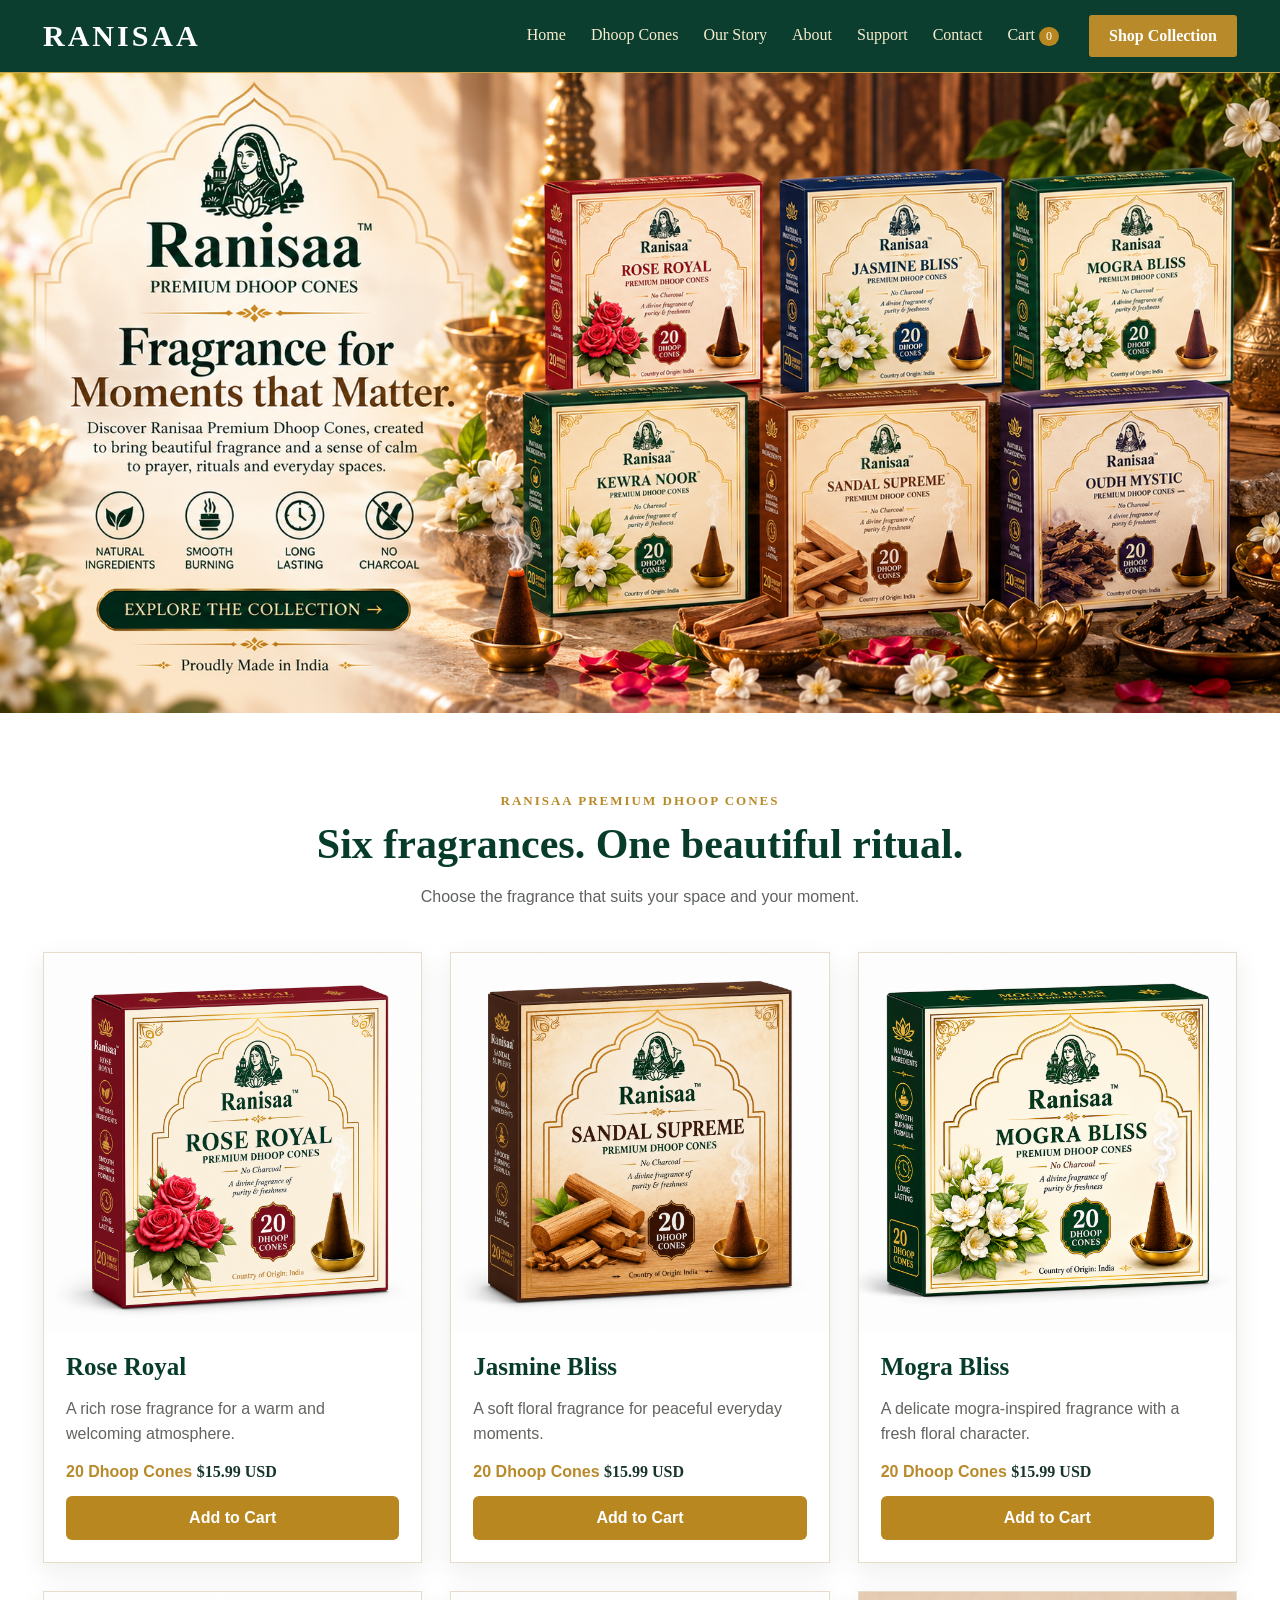
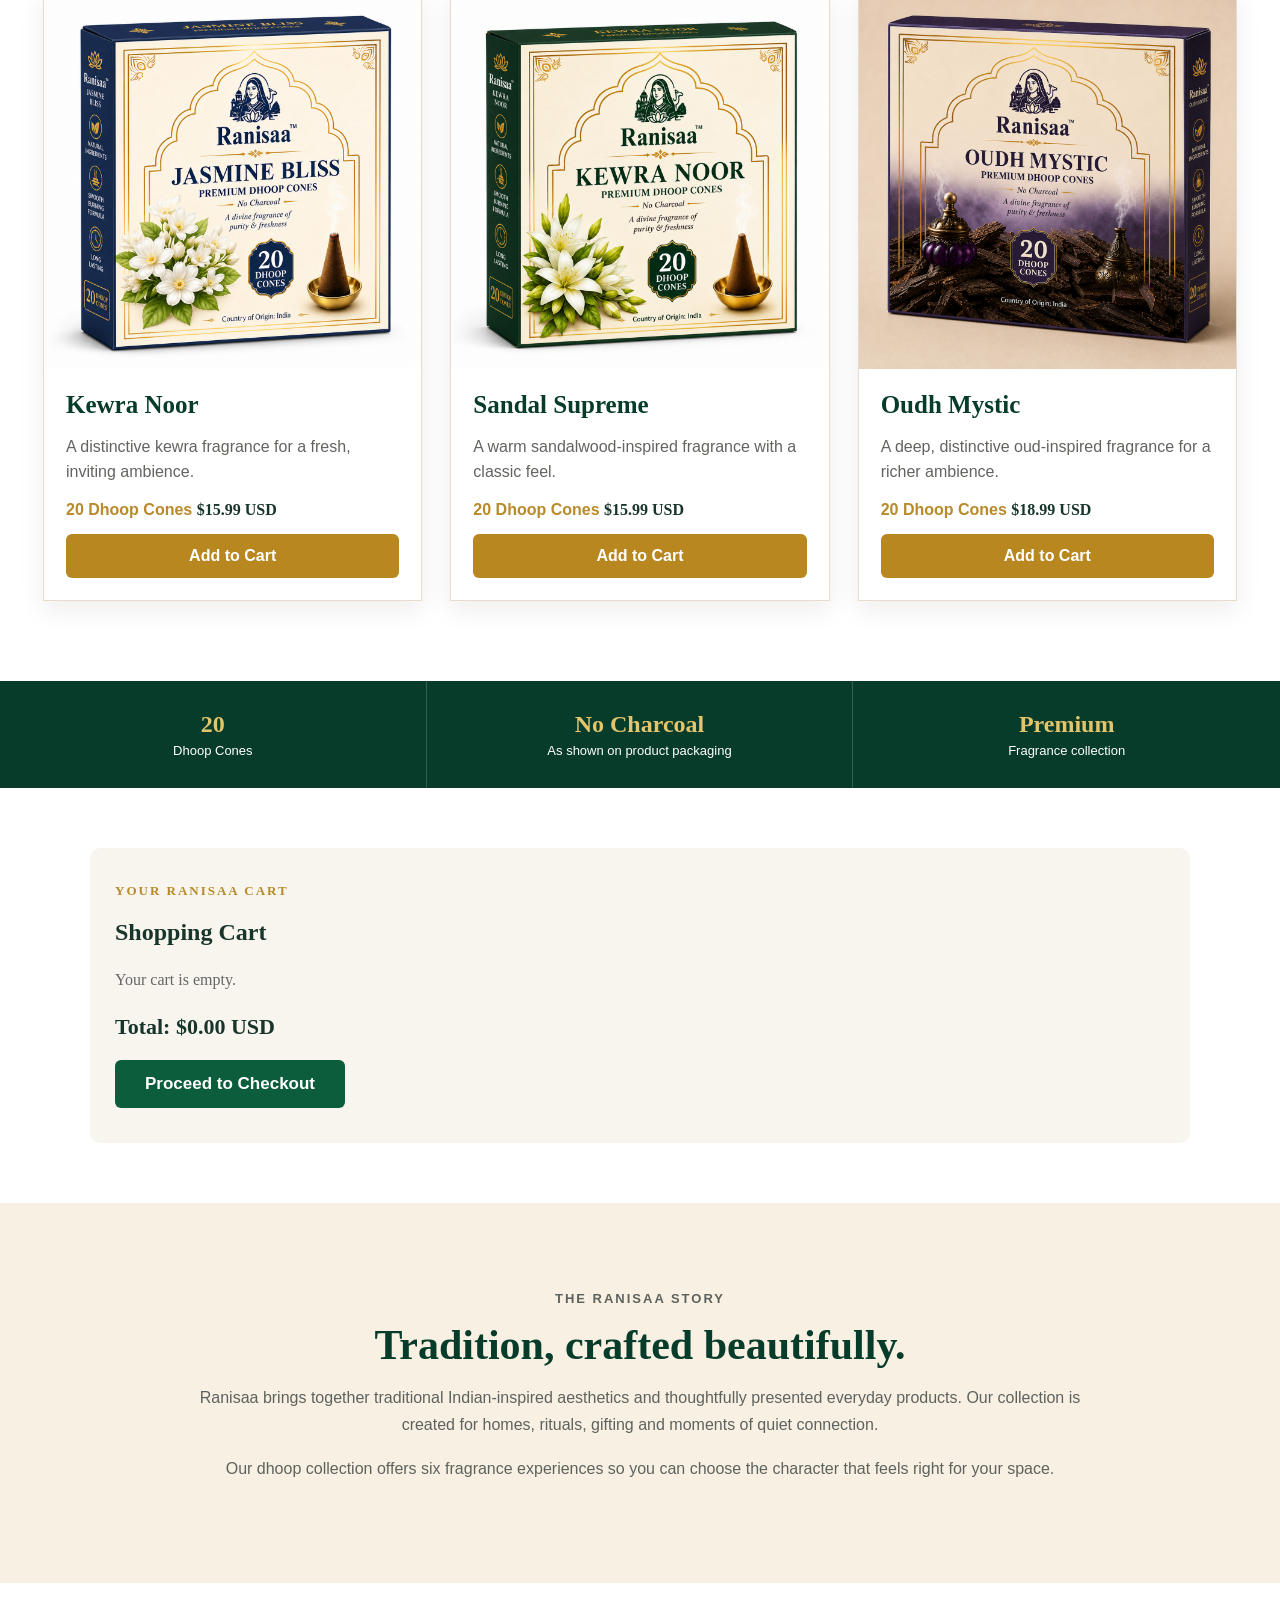
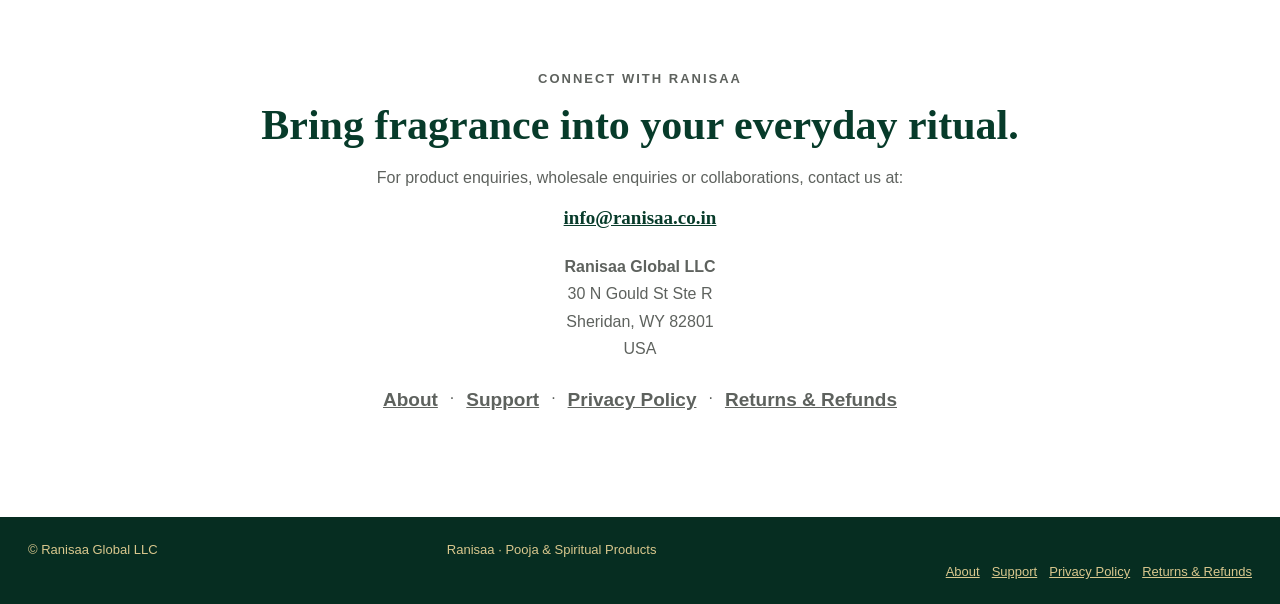
<file: index.html>
<!DOCTYPE html>
<html lang="en">
<head>
  <meta charset="UTF-8">
  <meta name="viewport" content="width=device-width, initial-scale=1.0">

  <meta name="description" content="Shop Ranisaa Premium Dhoop Cones in six beautiful fragrances.">

  <title>Ranisaa | Premium Dhoop Cones</title>

  <link rel="stylesheet" href="style.css">

  <style>
    /* SHOP BUTTONS */

    .buy-button {
      display: inline-block;
      width: 100%;
      margin-top: 15px;
      padding: 13px 18px;
      border: none;
      border-radius: 6px;
      background: #b88720;
      color: white;
      font-size: 16px;
      font-weight: 700;
      cursor: pointer;
      transition: 0.2s;
    }

    .buy-button:hover {
      background: #8f6814;
    }

    /* CART */

    .cart-section {
      max-width: 1100px;
      margin: 60px auto;
      padding: 35px 25px;
      background: #f8f5ee;
      border-radius: 10px;
    }

    .cart-section h2 {
      margin-bottom: 25px;
    }

    #cart-items {
      margin-bottom: 25px;
    }

    .cart-item {
      display: flex;
      justify-content: space-between;
      align-items: center;
      gap: 15px;
      padding: 15px 0;
      border-bottom: 1px solid #ddd;
    }

    .cart-item-name {
      font-weight: 700;
    }

    .cart-controls {
      display: flex;
      align-items: center;
      gap: 8px;
    }

    .cart-controls button {
      border: 1px solid #c8b99a;
      background: white;
      padding: 5px 10px;
      cursor: pointer;
      border-radius: 4px;
    }

    .remove-button {
      color: #9b1c1c;
    }

    .cart-total {
      font-size: 22px;
      font-weight: 700;
      margin-top: 20px;
    }

    .checkout-button {
      display: inline-block;
      margin-top: 20px;
      padding: 14px 30px;
      border: none;
      border-radius: 6px;
      background: #0b5d3b;
      color: white;
      font-size: 17px;
      font-weight: 700;
      cursor: pointer;
    }

    .checkout-button:hover {
      background: #08452d;
    }

    .cart-empty {
      color: #666;
    }

    .cart-count {
      display: inline-block;
      min-width: 20px;
      padding: 2px 6px;
      border-radius: 20px;
      background: #b88720;
      color: white;
      font-size: 12px;
      text-align: center;
      vertical-align: middle;
    }


    .business-address {
      margin-top: 24px;
      line-height: 1.7;
    }

    .contact-links,
    .footer-links {
      margin-top: 22px;
      display: flex;
      gap: 12px;
      justify-content: center;
      flex-wrap: wrap;
    }

    .contact-links a,
    .footer-links a {
      color: inherit;
      text-decoration: underline;
    }
  </style>
</head>

<body>

<header class="site-header">

  <div class="nav-wrap">

    <a class="brand" href="#home">RANISAA</a>

    <nav>
      <a href="#home">Home</a>
      <a href="#dhoop">Dhoop Cones</a>
      <a href="#story">Our Story</a>
      <a href="about.html">About</a>
      <a href="support.html">Support</a>
      <a href="#contact">Contact</a>
      <a href="#cart">
        Cart <span id="cart-count" class="cart-count">0</span>
      </a>
    </nav>

    <a class="nav-cta" href="#dhoop">
      Shop Collection
    </a>

  </div>

</header>


<main>

<!-- HERO -->

<section id="home" class="hero-banner-section">

  <a
    class="hero-banner-link"
    href="#dhoop"
    aria-label="Shop Ranisaa Premium Dhoop Cones">

    <img
      class="hero-banner"
      src="images/ranisaa-hero-banner.png"
      alt="Ranisaa Premium Dhoop Cones collection">

  </a>

</section>


<!-- PRODUCTS -->

<section id="dhoop" class="products-section">

  <div class="section-heading">

    <p class="eyebrow">
      RANISAA PREMIUM DHOOP CONES
    </p>

    <h2>
      Six fragrances. One beautiful ritual.
    </h2>

    <p>
      Choose the fragrance that suits your space and your moment.
    </p>

  </div>


  <div class="product-grid">


    <!-- ROSE ROYAL -->

    <article class="product-card">

      <img
        src="images/rose-royal.jpg"
        alt="Ranisaa Rose Royal Premium Dhoop Cones">

      <div class="product-info">

        <h3>Rose Royal</h3>

        <p>
          A rich rose fragrance for a warm and welcoming atmosphere.
        </p>

        <span class="pack">
          20 Dhoop Cones
        </span>

        <strong class="price">
          $15.99 USD
        </strong>

        <button
          class="buy-button"
          onclick="addToCart('Rose Royal', 15.99)">
          Add to Cart
        </button>

      </div>

    </article>


    <!-- JASMINE BLISS -->

    <article class="product-card">

      <img
        src="images/jasmine-bliss.jpg"
        alt="Ranisaa Jasmine Bliss Premium Dhoop Cones">

      <div class="product-info">

        <h3>Jasmine Bliss</h3>

        <p>
          A soft floral fragrance for peaceful everyday moments.
        </p>

        <span class="pack">
          20 Dhoop Cones
        </span>

        <strong class="price">
          $15.99 USD
        </strong>

        <button
          class="buy-button"
          onclick="addToCart('Jasmine Bliss', 15.99)">
          Add to Cart
        </button>

      </div>

    </article>


    <!-- MOGRA BLISS -->

    <article class="product-card">

      <img
        src="images/mogra-bliss.jpg"
        alt="Ranisaa Mogra Bliss Premium Dhoop Cones">

      <div class="product-info">

        <h3>Mogra Bliss</h3>

        <p>
          A delicate mogra-inspired fragrance with a fresh floral character.
        </p>

        <span class="pack">
          20 Dhoop Cones
        </span>

        <strong class="price">
          $15.99 USD
        </strong>

        <button
          class="buy-button"
          onclick="addToCart('Mogra Bliss', 15.99)">
          Add to Cart
        </button>

      </div>

    </article>


    <!-- KEWRA NOOR -->

    <article class="product-card">

      <img
        src="images/kewra-noor.jpg"
        alt="Ranisaa Kewra Noor Premium Dhoop Cones">

      <div class="product-info">

        <h3>Kewra Noor</h3>

        <p>
          A distinctive kewra fragrance for a fresh, inviting ambience.
        </p>

        <span class="pack">
          20 Dhoop Cones
        </span>

        <strong class="price">
          $15.99 USD
        </strong>

        <button
          class="buy-button"
          onclick="addToCart('Kewra Noor', 15.99)">
          Add to Cart
        </button>

      </div>

    </article>


    <!-- SANDAL SUPREME -->

    <article class="product-card">

      <img
        src="images/sandal-supreme.jpg"
        alt="Ranisaa Sandal Supreme Premium Dhoop Cones">

      <div class="product-info">

        <h3>Sandal Supreme</h3>

        <p>
          A warm sandalwood-inspired fragrance with a classic feel.
        </p>

        <span class="pack">
          20 Dhoop Cones
        </span>

        <strong class="price">
          $15.99 USD
        </strong>

        <button
          class="buy-button"
          onclick="addToCart('Sandal Supreme', 15.99)">
          Add to Cart
        </button>

      </div>

    </article>


    <!-- OUDH MYSTIC -->

    <article class="product-card">

      <img
        src="images/oudh-mystic.jpg"
        alt="Ranisaa Oudh Mystic Premium Dhoop Cones">

      <div class="product-info">

        <h3>Oudh Mystic</h3>

        <p>
          A deep, distinctive oud-inspired fragrance for a richer ambience.
        </p>

        <span class="pack">
          20 Dhoop Cones
        </span>

        <strong class="price">
          $18.99 USD
        </strong>

        <button
          class="buy-button"
          onclick="addToCart('Oudh Mystic', 18.99)">
          Add to Cart
        </button>

      </div>

    </article>


  </div>

</section>


<!-- FEATURES -->

<section class="feature-strip">

  <div>
    <strong>20</strong>
    <span>Dhoop Cones</span>
  </div>

  <div>
    <strong>No Charcoal</strong>
    <span>As shown on product packaging</span>
  </div>

  <div>
    <strong>Premium</strong>
    <span>Fragrance collection</span>
  </div>

</section>


<!-- CART -->

<section id="cart" class="cart-section">

  <p class="eyebrow">
    YOUR RANISAA CART
  </p>

  <h2>
    Shopping Cart
  </h2>

  <div id="cart-items">
    <p class="cart-empty">
      Your cart is empty.
    </p>
  </div>

  <div class="cart-total">
    Total: $<span id="cart-total">0.00</span> USD
  </div>

  <button
    class="checkout-button"
    onclick="checkout()">
    Proceed to Checkout
  </button>

</section>


<!-- STORY -->

<section id="story" class="story">

  <div>

    <p class="eyebrow">
      THE RANISAA STORY
    </p>

    <h2>
      Tradition, crafted beautifully.
    </h2>

    <p>
      Ranisaa brings together traditional Indian-inspired aesthetics
      and thoughtfully presented everyday products. Our collection is
      created for homes, rituals, gifting and moments of quiet connection.
    </p>

    <p>
      Our dhoop collection offers six fragrance experiences so you can
      choose the character that feels right for your space.
    </p>

  </div>

</section>


<!-- CONTACT -->

<section id="contact" class="contact">

  <p class="eyebrow">
    CONNECT WITH RANISAA
  </p>

  <h2>
    Bring fragrance into your everyday ritual.
  </h2>

  <p>
    For product enquiries, wholesale enquiries or collaborations,
    contact us at:
  </p>

  <a href="mailto:info@ranisaa.co.in">
    info@ranisaa.co.in
  </a>

  <p class="business-address">
    <strong>Ranisaa Global LLC</strong><br>
    30 N Gould St Ste R<br>
    Sheridan, WY 82801<br>
    USA
  </p>

  <p class="contact-links">
    <a href="about.html">About</a>
    <span>·</span>
    <a href="support.html">Support</a>
    <span>·</span>
    <a href="privacy.html">Privacy Policy</a>
    <span>·</span>
    <a href="returns-refunds.html">Returns & Refunds</a>
  </p>

</section>


</main>


<!-- FOOTER -->

<footer>

  <div>
    © Ranisaa Global LLC 
  </div>

  <div>
    Ranisaa · Pooja & Spiritual Products
  </div>

  <div class="footer-links">
    <a href="about.html">About</a>
    <a href="support.html">Support</a>
    <a href="privacy.html">Privacy Policy</a>
    <a href="returns-refunds.html">Returns & Refunds</a>
  </div>

</footer>


<script>

let cart = [];


function addToCart(name, price) {

  const existing = cart.find(item => item.name === name);

  if (existing) {

    existing.quantity += 1;

  } else {

    cart.push({
      name: name,
      price: price,
      quantity: 1
    });

  }

  updateCart();

  document.getElementById("cart").scrollIntoView({
    behavior: "smooth"
  });

}


function changeQuantity(index, amount) {

  cart[index].quantity += amount;

  if (cart[index].quantity <= 0) {

    cart.splice(index, 1);

  }

  updateCart();

}


function removeItem(index) {

  cart.splice(index, 1);

  updateCart();

}


function updateCart() {

  const cartItems = document.getElementById("cart-items");

  const cartCount = document.getElementById("cart-count");

  const cartTotal = document.getElementById("cart-total");


  if (cart.length === 0) {

    cartItems.innerHTML =
      '<p class="cart-empty">Your cart is empty.</p>';

    cartCount.textContent = "0";

    cartTotal.textContent = "0.00";

    return;

  }


  let total = 0;

  let quantityTotal = 0;

  let html = "";


  cart.forEach(function(item, index) {

    const itemTotal = item.price * item.quantity;

    total += itemTotal;

    quantityTotal += item.quantity;


    html += `

      <div class="cart-item">

        <div>

          <div class="cart-item-name">
            ${item.name}
          </div>

          <div>
            $${item.price.toFixed(2)} USD
          </div>

        </div>


        <div class="cart-controls">

          <button onclick="changeQuantity(${index}, -1)">
            −
          </button>

          <strong>
            ${item.quantity}
          </strong>

          <button onclick="changeQuantity(${index}, 1)">
            +
          </button>

          <button
            class="remove-button"
            onclick="removeItem(${index})">
            Remove
          </button>

        </div>

      </div>

    `;

  });


  cartItems.innerHTML = html;

  cartCount.textContent = quantityTotal;

  cartTotal.textContent = total.toFixed(2);

}


function checkout() {

  if (cart.length === 0) {

    alert("Please add a product to your cart first.");

    return;

  }


  alert(
    "Your cart is ready. We will connect the secure USD payment checkout next."
  );

}


updateCart();

</script>


</body>
</html>
</file>
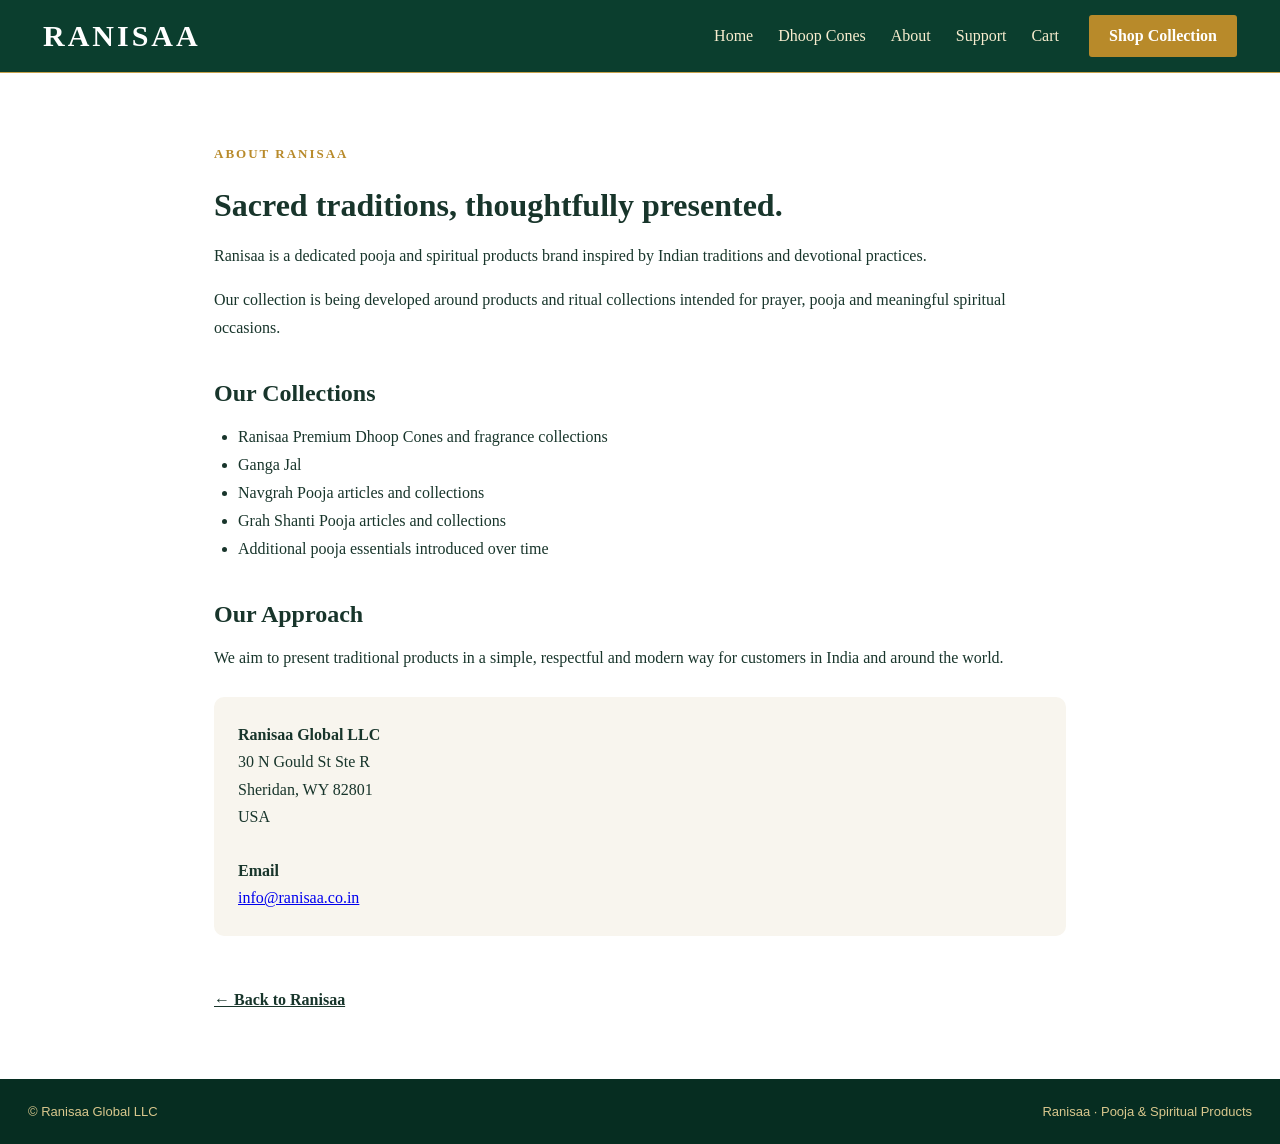
<file: about.html>
<!DOCTYPE html>
<html lang="en">
<head>
  <meta charset="UTF-8">
  <meta name="viewport" content="width=device-width, initial-scale=1.0">
  <meta name="description" content="Learn about Ranisaa and our focus on pooja and spiritual products.">
  <title>About | Ranisaa</title>
  <link rel="stylesheet" href="style.css">
  <style>
    .page-wrap { max-width: 900px; margin: 70px auto; padding: 0 24px; }
    .page-wrap h1 { margin-bottom: 18px; }
    .page-wrap h2 { margin-top: 38px; margin-bottom: 12px; }
    .page-wrap p, .page-wrap li { line-height: 1.75; }
    .page-wrap ul { padding-left: 24px; }
    .page-back { display:inline-block; margin-top:30px; color:inherit; font-weight:700; }
    .business-card { background:#f8f5ee; padding:24px; border-radius:10px; margin:25px 0; line-height:1.7; }
  </style>
</head>
<body>
<header class="site-header">
  <div class="nav-wrap">
    <a class="brand" href="index.html">RANISAA</a>
    <nav>
      <a href="index.html">Home</a>
      <a href="index.html#dhoop">Dhoop Cones</a>
      <a href="about.html">About</a>
      <a href="support.html">Support</a>
      <a href="index.html#cart">Cart</a>
    </nav>
    <a class="nav-cta" href="index.html#dhoop">Shop Collection</a>
  </div>
</header>
<main class="page-wrap">
<p class="eyebrow">ABOUT RANISAA</p>
<h1>Sacred traditions, thoughtfully presented.</h1>
<p>Ranisaa is a dedicated pooja and spiritual products brand inspired by Indian traditions and devotional practices.</p>
<p>Our collection is being developed around products and ritual collections intended for prayer, pooja and meaningful spiritual occasions.</p>
<h2>Our Collections</h2>
<ul>
  <li>Ranisaa Premium Dhoop Cones and fragrance collections</li>
  <li>Ganga Jal</li>
  <li>Navgrah Pooja articles and collections</li>
  <li>Grah Shanti Pooja articles and collections</li>
  <li>Additional pooja essentials introduced over time</li>
</ul>
<h2>Our Approach</h2>
<p>We aim to present traditional products in a simple, respectful and modern way for customers in India and around the world.</p>
<div class="business-card"><strong>Ranisaa Global LLC</strong><br>30 N Gould St Ste R<br>Sheridan, WY 82801<br>USA<br><br><strong>Email</strong><br><a href="mailto:info@ranisaa.co.in">info@ranisaa.co.in</a></div>
  <a class="page-back" href="index.html">← Back to Ranisaa</a>
</main>
<footer>
  <div>© Ranisaa Global LLC</div>
  <div>Ranisaa · Pooja & Spiritual Products</div>
</footer>
</body>
</html>
</file>
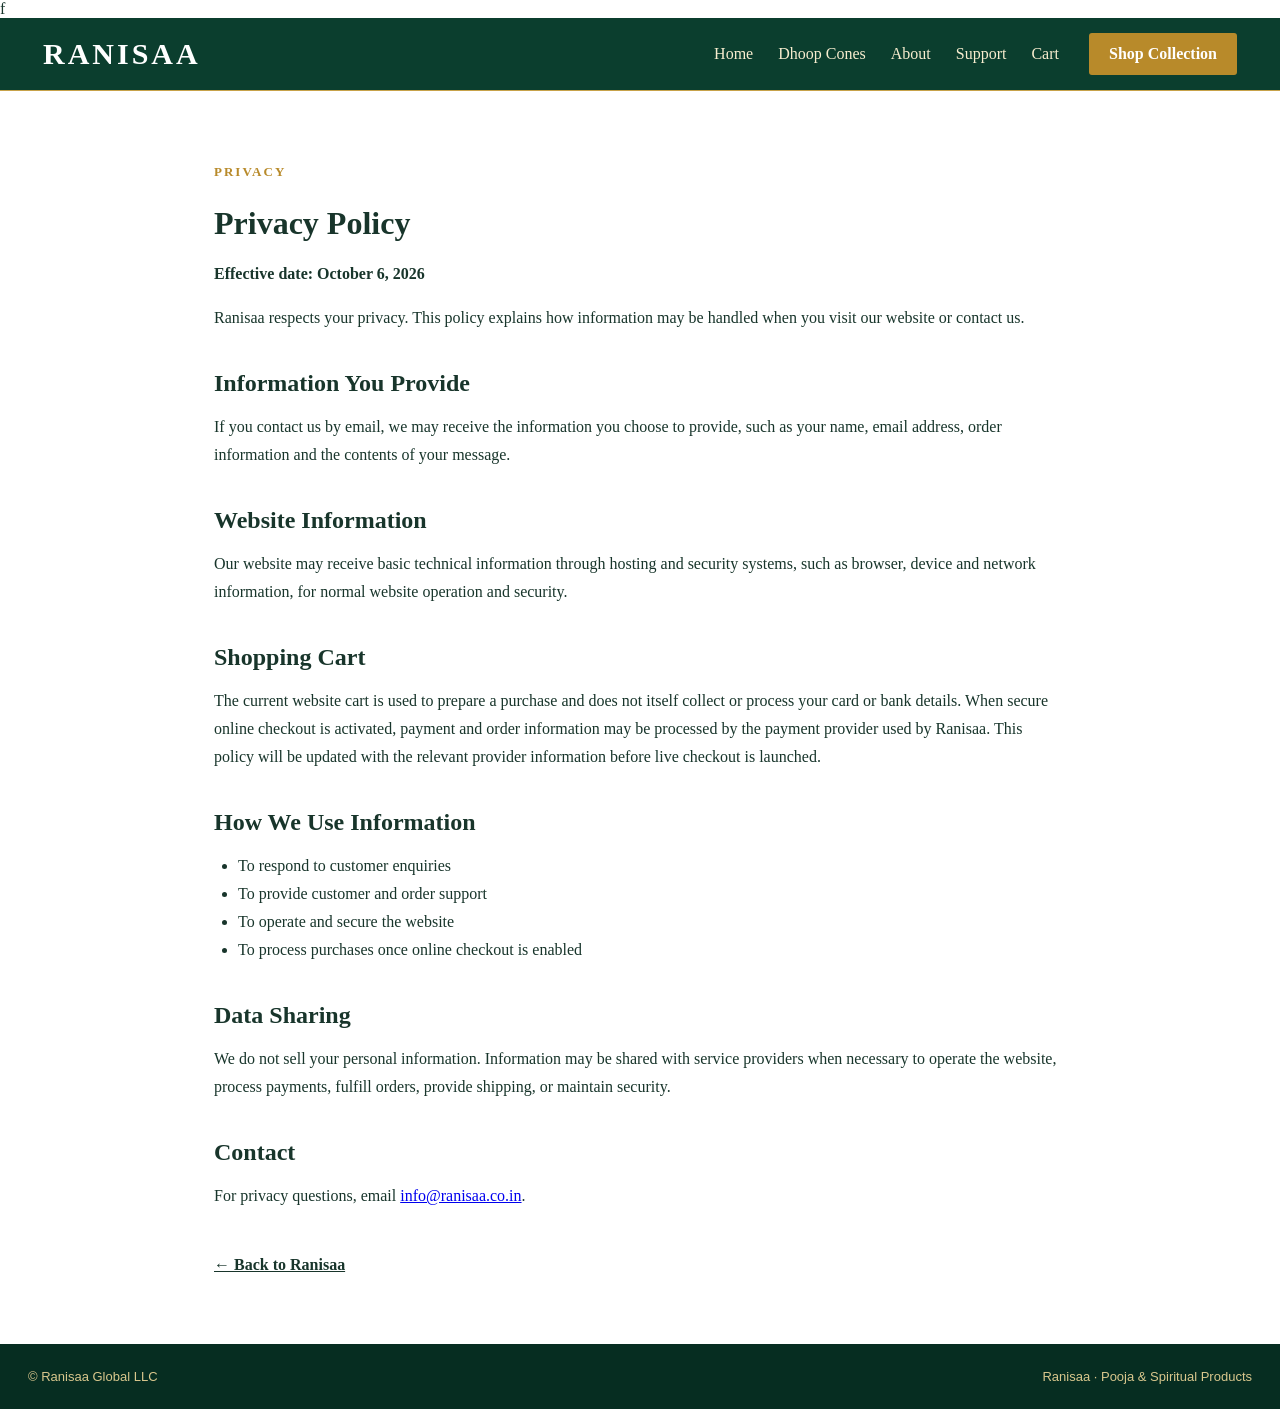
<file: privacy.html>
<!DOCTYPE html>
<html lang="en">f
<head>
  <meta charset="UTF-8">
  <meta name="viewport" content="width=device-width, initial-scale=1.0">
  <meta name="description" content="Ranisaa Privacy Policy.">
  <title>Privacy Policy | Ranisaa</title>
  <link rel="stylesheet" href="style.css">
  <style>
    .page-wrap { max-width: 900px; margin: 70px auto; padding: 0 24px; }
    .page-wrap h1 { margin-bottom: 18px; }
    .page-wrap h2 { margin-top: 38px; margin-bottom: 12px; }
    .page-wrap p, .page-wrap li { line-height: 1.75; }
    .page-wrap ul { padding-left: 24px; }
    .page-back { display:inline-block; margin-top:30px; color:inherit; font-weight:700; }
    .business-card { background:#f8f5ee; padding:24px; border-radius:10px; margin:25px 0; line-height:1.7; }
  </style>
</head>
<body>
<header class="site-header">
  <div class="nav-wrap">
    <a class="brand" href="index.html">RANISAA</a>
    <nav>
      <a href="index.html">Home</a>
      <a href="index.html#dhoop">Dhoop Cones</a>
      <a href="about.html">About</a>
      <a href="support.html">Support</a>
      <a href="index.html#cart">Cart</a>
    </nav>
    <a class="nav-cta" href="index.html#dhoop">Shop Collection</a>
  </div>
</header>
<main class="page-wrap">
<p class="eyebrow">PRIVACY</p>
<h1>Privacy Policy</h1>
<p><strong>Effective date: October 6, 2026</strong></p>
<p>Ranisaa respects your privacy. This policy explains how information may be handled when you visit our website or contact us.</p>
<h2>Information You Provide</h2>
<p>If you contact us by email, we may receive the information you choose to provide, such as your name, email address, order information and the contents of your message.</p>
<h2>Website Information</h2>
<p>Our website may receive basic technical information through hosting and security systems, such as browser, device and network information, for normal website operation and security.</p>
<h2>Shopping Cart</h2>
<p>The current website cart is used to prepare a purchase and does not itself collect or process your card or bank details. When secure online checkout is activated, payment and order information may be processed by the payment provider used by Ranisaa. This policy will be updated with the relevant provider information before live checkout is launched.</p>
<h2>How We Use Information</h2>
<ul>
  <li>To respond to customer enquiries</li>
  <li>To provide customer and order support</li>
  <li>To operate and secure the website</li>
  <li>To process purchases once online checkout is enabled</li>
</ul>
<h2>Data Sharing</h2>
<p>We do not sell your personal information. Information may be shared with service providers when necessary to operate the website, process payments, fulfill orders, provide shipping, or maintain security.</p>
<h2>Contact</h2>
<p>For privacy questions, email <a href="mailto:info@ranisaa.co.in">info@ranisaa.co.in</a>.</p>
  <a class="page-back" href="index.html">← Back to Ranisaa</a>
</main>
<footer>
  <div>© Ranisaa Global LLC</div>
  <div>Ranisaa · Pooja & Spiritual Products</div>
</footer>
</body>
</html>
</file>
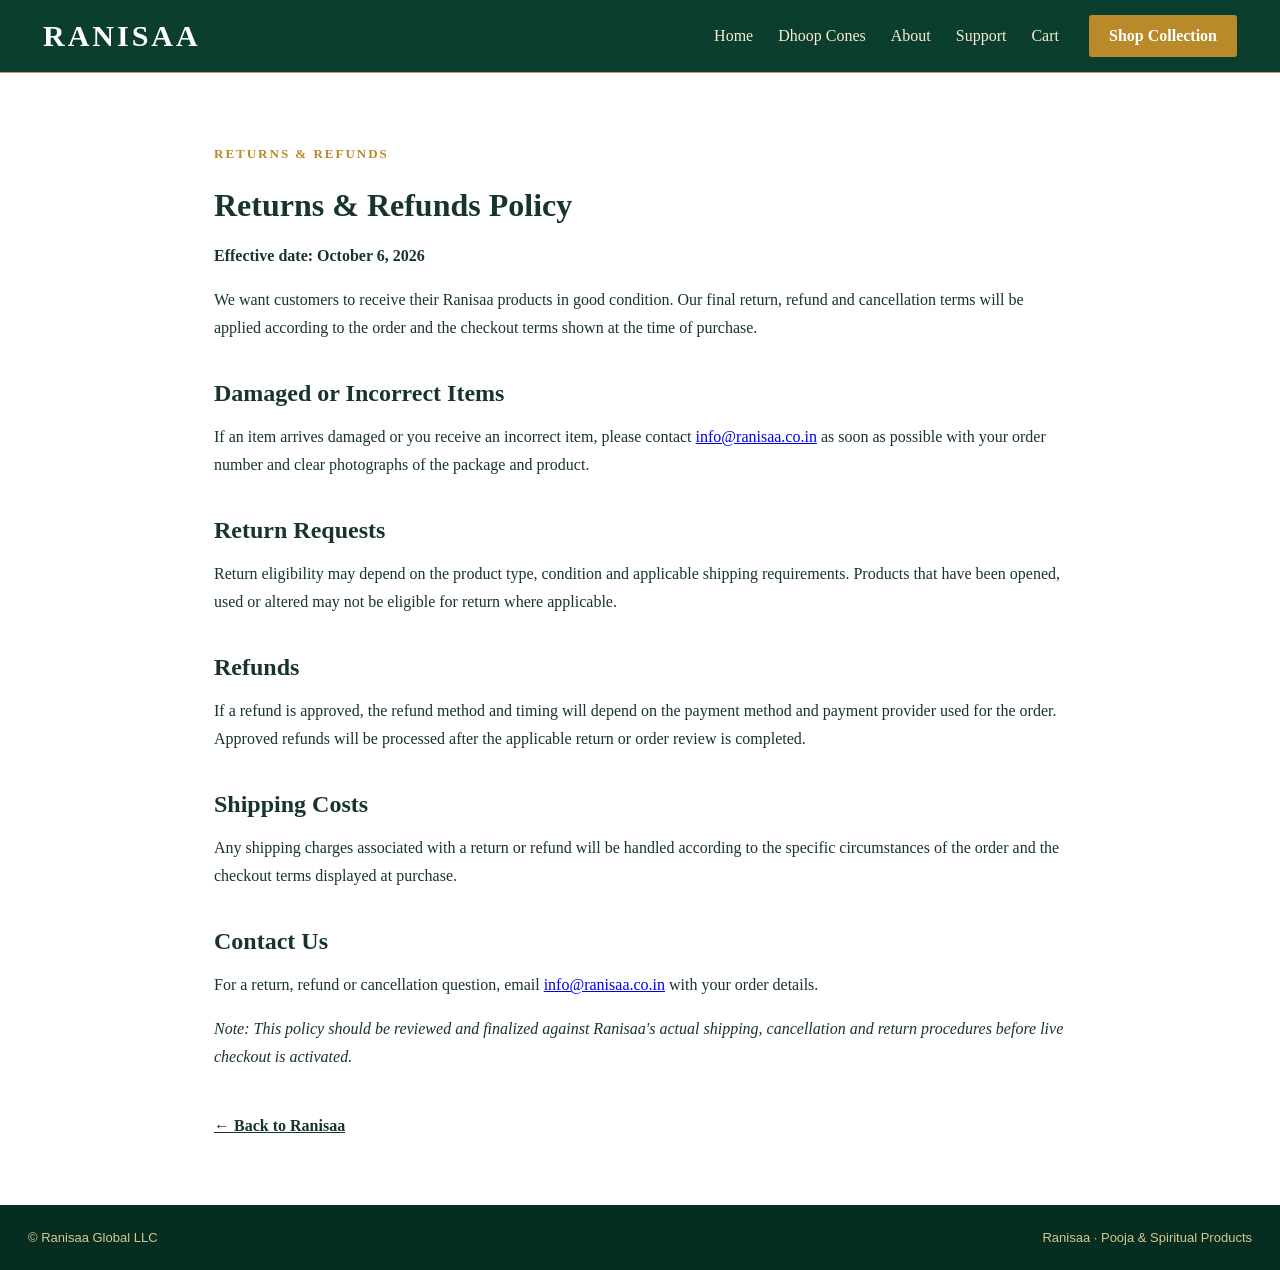
<file: returns-refunds.html>
<!DOCTYPE html>
<html lang="en">
<head>
  <meta charset="UTF-8">
  <meta name="viewport" content="width=device-width, initial-scale=1.0">
  <meta name="description" content="Ranisaa returns and refunds policy.">
  <title>Returns & Refunds | Ranisaa</title>
  <link rel="stylesheet" href="style.css">
  <style>
    .page-wrap { max-width: 900px; margin: 70px auto; padding: 0 24px; }
    .page-wrap h1 { margin-bottom: 18px; }
    .page-wrap h2 { margin-top: 38px; margin-bottom: 12px; }
    .page-wrap p, .page-wrap li { line-height: 1.75; }
    .page-wrap ul { padding-left: 24px; }
    .page-back { display:inline-block; margin-top:30px; color:inherit; font-weight:700; }
    .business-card { background:#f8f5ee; padding:24px; border-radius:10px; margin:25px 0; line-height:1.7; }
  </style>
</head>
<body>
<header class="site-header">
  <div class="nav-wrap">
    <a class="brand" href="index.html">RANISAA</a>
    <nav>
      <a href="index.html">Home</a>
      <a href="index.html#dhoop">Dhoop Cones</a>
      <a href="about.html">About</a>
      <a href="support.html">Support</a>
      <a href="index.html#cart">Cart</a>
    </nav>
    <a class="nav-cta" href="index.html#dhoop">Shop Collection</a>
  </div>
</header>
<main class="page-wrap">
<p class="eyebrow">RETURNS & REFUNDS</p>
<h1>Returns & Refunds Policy</h1>
<p><strong>Effective date: October 6, 2026</strong></p>
<p>We want customers to receive their Ranisaa products in good condition. Our final return, refund and cancellation terms will be applied according to the order and the checkout terms shown at the time of purchase.</p>
<h2>Damaged or Incorrect Items</h2>
<p>If an item arrives damaged or you receive an incorrect item, please contact <a href="mailto:info@ranisaa.co.in">info@ranisaa.co.in</a> as soon as possible with your order number and clear photographs of the package and product.</p>
<h2>Return Requests</h2>
<p>Return eligibility may depend on the product type, condition and applicable shipping requirements. Products that have been opened, used or altered may not be eligible for return where applicable.</p>
<h2>Refunds</h2>
<p>If a refund is approved, the refund method and timing will depend on the payment method and payment provider used for the order. Approved refunds will be processed after the applicable return or order review is completed.</p>
<h2>Shipping Costs</h2>
<p>Any shipping charges associated with a return or refund will be handled according to the specific circumstances of the order and the checkout terms displayed at purchase.</p>
<h2>Contact Us</h2>
<p>For a return, refund or cancellation question, email <a href="mailto:info@ranisaa.co.in">info@ranisaa.co.in</a> with your order details.</p>
<p><em>Note: This policy should be reviewed and finalized against Ranisaa's actual shipping, cancellation and return procedures before live checkout is activated.</em></p>
  <a class="page-back" href="index.html">← Back to Ranisaa</a>
</main>
<footer>
  <div>© Ranisaa Global LLC</div>
  <div>Ranisaa · Pooja & Spiritual Products</div>
</footer>
</body>
</html>
</file>
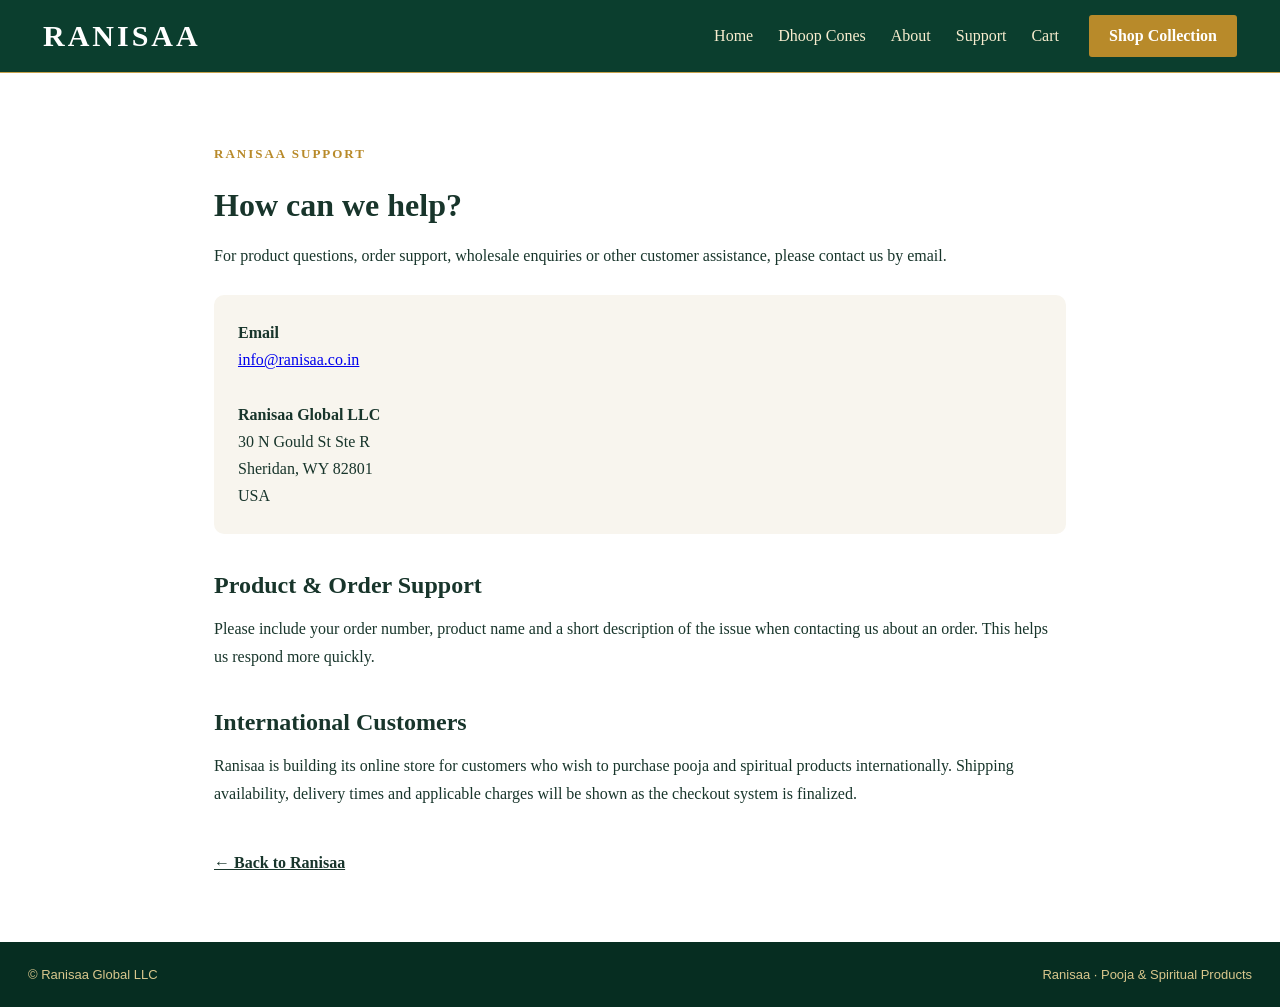
<file: support.html>
<!DOCTYPE html>
<html lang="en">
<head>
  <meta charset="UTF-8">
  <meta name="viewport" content="width=device-width, initial-scale=1.0">
  <meta name="description" content="Contact Ranisaa support for product, order and website enquiries.">
  <title>Support | Ranisaa</title>
  <link rel="stylesheet" href="style.css">
  <style>
    .page-wrap { max-width: 900px; margin: 70px auto; padding: 0 24px; }
    .page-wrap h1 { margin-bottom: 18px; }
    .page-wrap h2 { margin-top: 38px; margin-bottom: 12px; }
    .page-wrap p, .page-wrap li { line-height: 1.75; }
    .page-wrap ul { padding-left: 24px; }
    .page-back { display:inline-block; margin-top:30px; color:inherit; font-weight:700; }
    .business-card { background:#f8f5ee; padding:24px; border-radius:10px; margin:25px 0; line-height:1.7; }
  </style>
</head>
<body>
<header class="site-header">
  <div class="nav-wrap">
    <a class="brand" href="index.html">RANISAA</a>
    <nav>
      <a href="index.html">Home</a>
      <a href="index.html#dhoop">Dhoop Cones</a>
      <a href="about.html">About</a>
      <a href="support.html">Support</a>
      <a href="index.html#cart">Cart</a>
    </nav>
    <a class="nav-cta" href="index.html#dhoop">Shop Collection</a>
  </div>
</header>
<main class="page-wrap">
<p class="eyebrow">RANISAA SUPPORT</p>
<h1>How can we help?</h1>
<p>For product questions, order support, wholesale enquiries or other customer assistance, please contact us by email.</p>
<div class="business-card"><strong>Email</strong><br><a href="mailto:info@ranisaa.co.in">info@ranisaa.co.in</a><br><br><strong>Ranisaa Global LLC</strong><br>30 N Gould St Ste R<br>Sheridan, WY 82801<br>USA</div>
<h2>Product & Order Support</h2>
<p>Please include your order number, product name and a short description of the issue when contacting us about an order. This helps us respond more quickly.</p>
<h2>International Customers</h2>
<p>Ranisaa is building its online store for customers who wish to purchase pooja and spiritual products internationally. Shipping availability, delivery times and applicable charges will be shown as the checkout system is finalized.</p>
  <a class="page-back" href="index.html">← Back to Ranisaa</a>
</main>
<footer>
  <div>© Ranisaa Global LLC</div>
  <div>Ranisaa · Pooja & Spiritual Products</div>
</footer>
</body>
</html>
</file>
<file: style.css>
:root{--green:#073b2a;--green2:#0b4b35;--gold:#b88a2a;--cream:#f8f1e3;--ink:#18352b;--white:#fff}
*{box-sizing:border-box}html{scroll-behavior:smooth}body{margin:0;font-family:Georgia,'Times New Roman',serif;color:var(--ink);background:#fff}.site-header{position:sticky;top:0;z-index:20;background:rgba(7,59,42,.98);border-bottom:1px solid #c7a24a}.nav-wrap{max-width:1250px;margin:auto;min-height:72px;padding:0 28px;display:flex;align-items:center;gap:30px}.brand{color:#fff;text-decoration:none;font-size:30px;letter-spacing:3px;font-weight:700;margin-right:auto}.site-header nav{display:flex;gap:25px}.site-header nav a{color:#f8edcf;text-decoration:none;font-size:16px}.nav-cta,.button{background:#b88a2a;color:#fff;text-decoration:none;padding:12px 20px;border-radius:3px;font-weight:700}.hero-banner-section{background:#efe4d0;line-height:0}.hero-banner-link{display:block}.hero-banner{display:block;width:100%;height:auto;max-height:calc(100vh - 72px);object-fit:cover;object-position:center}.products-section{max-width:1250px;margin:auto;padding:80px 28px}.section-heading{text-align:center;margin-bottom:42px}.eyebrow{letter-spacing:2px;font-size:13px;font-weight:700;color:var(--gold);margin:0 0 12px}.section-heading h2,.story h2,.contact h2{font-size:42px;line-height:1.1;margin:0 0 14px;color:var(--green)}.section-heading>p:last-child,.story p,.contact p{font-family:Arial,sans-serif;color:#5e625e;line-height:1.7}.product-grid{display:grid;grid-template-columns:repeat(3,1fr);gap:28px}.product-card{background:#fff;border:1px solid #e5dccb;box-shadow:0 8px 25px rgba(42,30,10,.08);overflow:hidden}.product-card img{display:block;width:100%;aspect-ratio:1/1;object-fit:contain;background:#fff}.product-info{padding:22px}.product-info h3{margin:0 0 8px;color:var(--green);font-size:25px}.product-info p{font-family:Arial,sans-serif;color:#62645f;line-height:1.55;min-height:50px}.pack{font-family:Arial,sans-serif;font-weight:700;color:var(--gold)}.feature-strip{display:grid;grid-template-columns:repeat(3,1fr);background:var(--green);color:#fff}.feature-strip div{text-align:center;padding:30px 20px;border-right:1px solid rgba(255,255,255,.18)}.feature-strip div:last-child{border:0}.feature-strip strong,.feature-strip span{display:block}.feature-strip strong{font-size:24px;color:#e2c56d;margin-bottom:5px}.feature-strip span{font-family:Arial,sans-serif;font-size:13px}.story{background:var(--cream);padding:85px 28px}.story>div{max-width:900px;margin:auto;text-align:center}.contact{text-align:center;padding:85px 28px}.contact a{color:var(--green);font-weight:700;font-size:19px}footer{display:flex;justify-content:space-between;gap:20px;padding:25px 28px;background:#062d21;color:#d9c78d;font-family:Arial,sans-serif;font-size:13px}
@media(max-width:900px){.site-header nav{display:none}.nav-wrap{padding:0 18px}.brand{font-size:25px}.nav-cta{padding:10px 14px;font-size:13px}.hero-banner{max-height:none}.product-grid{grid-template-columns:repeat(2,1fr)}.section-heading h2,.story h2,.contact h2{font-size:34px}}
@media(max-width:600px){.nav-cta{display:none}.hero-banner{width:100%;height:auto}.products-section{padding:55px 16px}.product-grid{grid-template-columns:1fr;gap:20px}.feature-strip{grid-template-columns:1fr}.feature-strip div{border-right:0;border-bottom:1px solid rgba(255,255,255,.18)}footer{flex-direction:column;text-align:center}}
</file>
